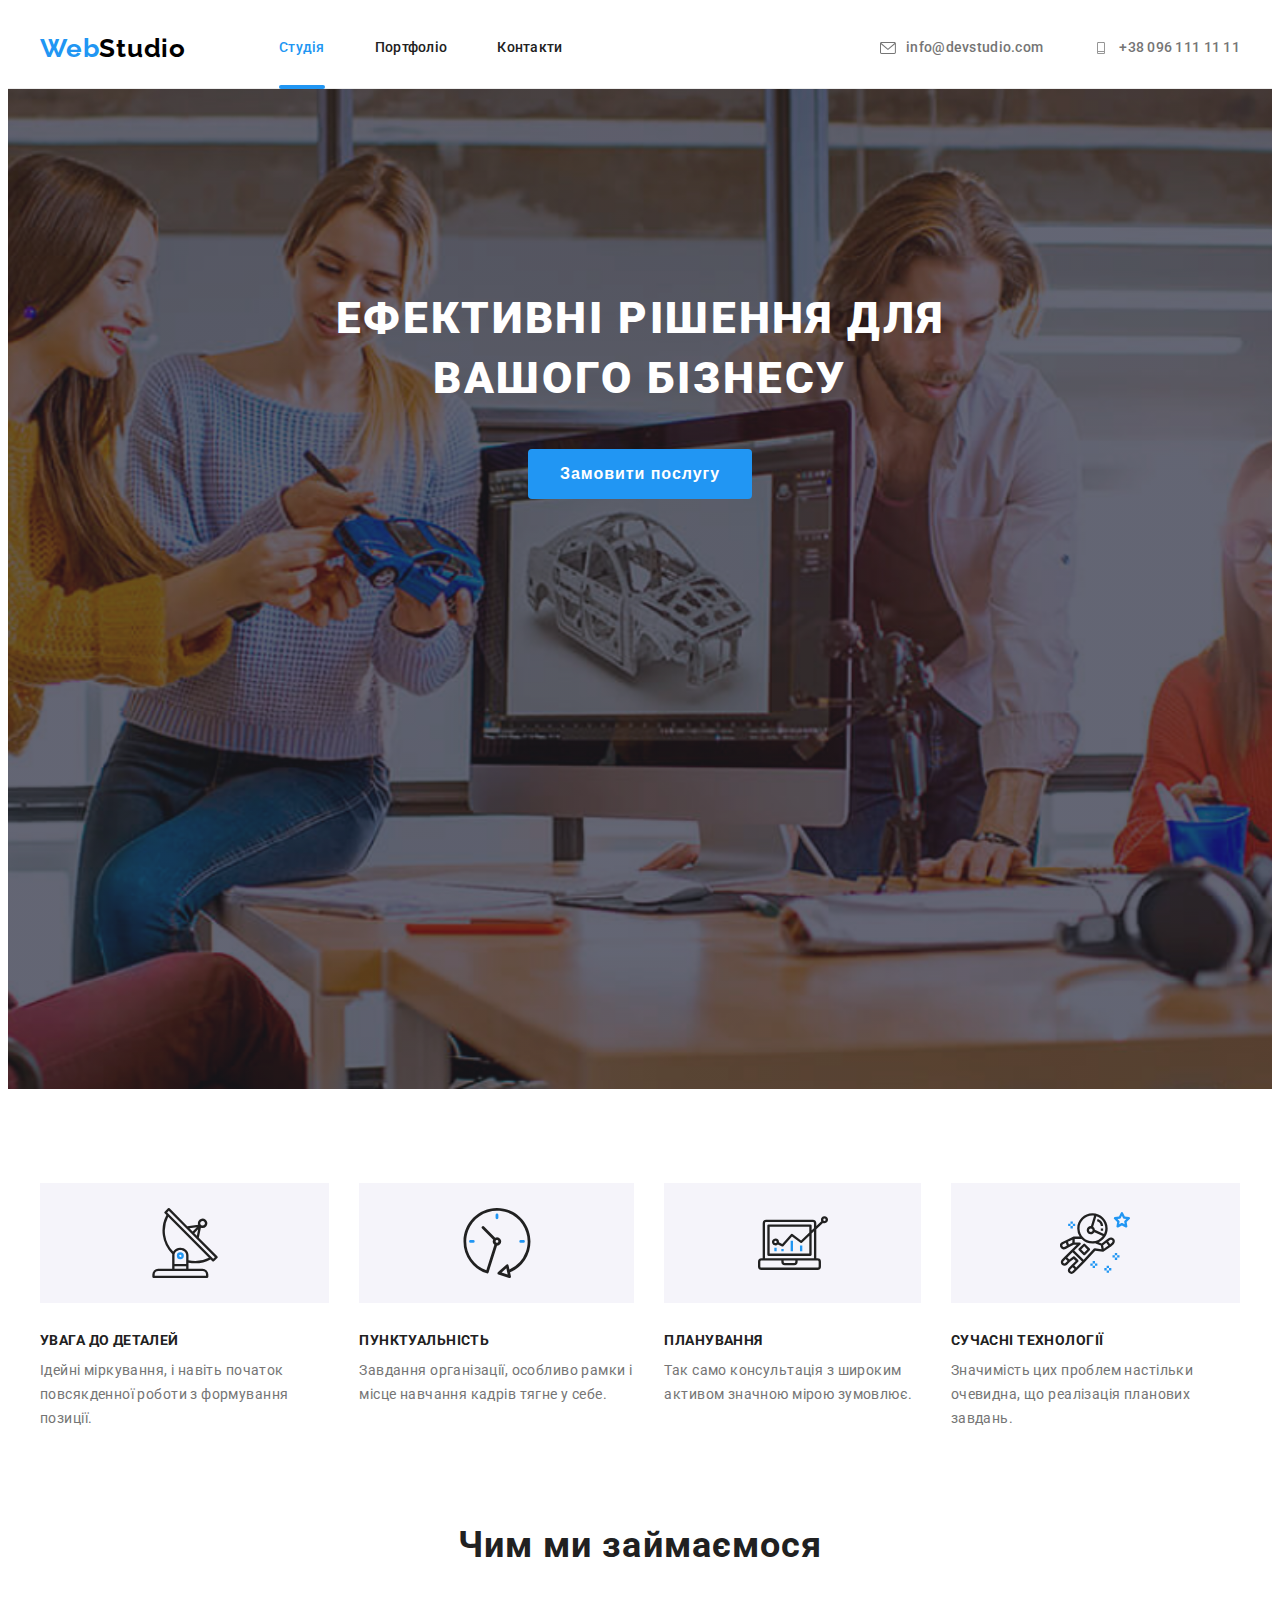
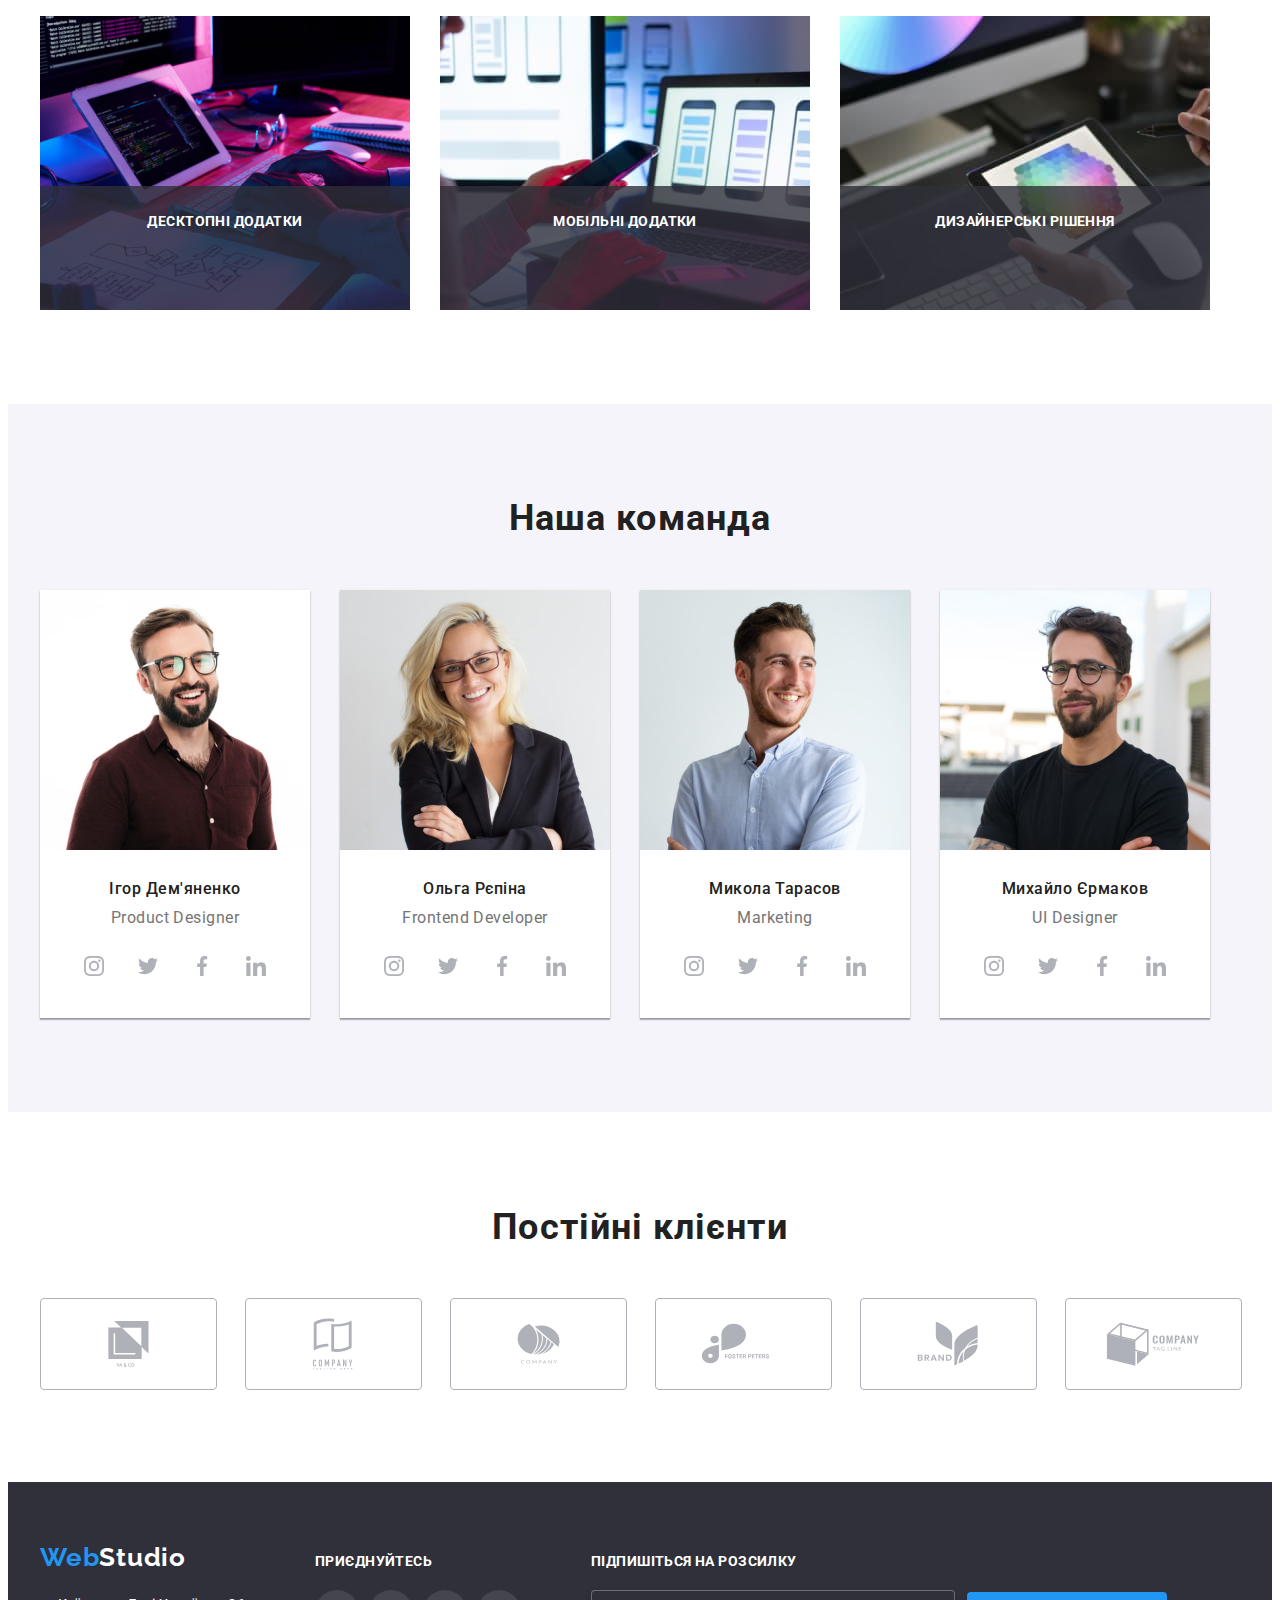
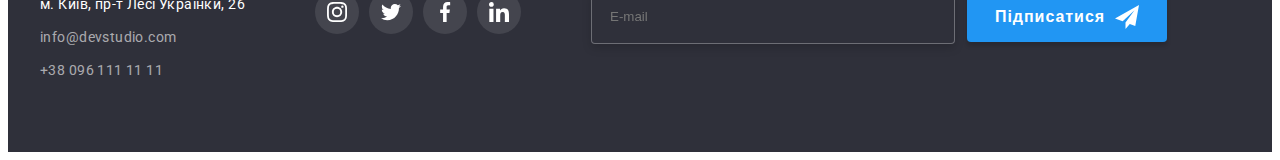
<file: index.html>
<!DOCTYPE html>
<html lang="uk">
  <head>
    <meta charset="UTF-8" />
    <meta http-equiv="X-UA-Compatible" content="IE=edge" />
    <meta name="viewport" content="width=device-width, initial-scale=1.0" />
    <title>Document</title>
    <link rel="preconnect" href="https://fonts.googleapis.com" />
    <link rel="preconnect" href="https://fonts.gstatic.com" crossorigin />
    <link
      href="https://fonts.googleapis.com/css2?family=Raleway:wght@700&family=Roboto:wght@400;500;700;900&display=swap"
      rel="stylesheet"
    />
    <link
      rel="stylesheet"
      href="https://cdnjs.cloudflare.com/ajax/libs/modern-normalize/1.1.0/modern-normalize.min.css"
      integrity="sha512-wpPYUAdjBVSE4KJnH1VR1HeZfpl1ub8YT/NKx4PuQ5NmX2tKuGu6U/JRp5y+Y8XG2tV+wKQpNHVUX03MfMFn9Q=="
      crossorigin="anonymous"
      referrerpolicy="no-referrer"
    />
    <link rel="stylesheet" href="./style/style.css" />
  </head>
  <body class="page">
    <!-- Хедер -->
    <header class="header">
      <div class="container header-container">
        <nav class="header-navigation">
          <a href="./index.html" class="header-nav-logo"
            ><span class="logo-accent">Web</span>Studio</a
          >
          <ul class="header-nav-list list">
            <li class="header-nav-item">
              <a href="./index.html" class="header-nav-link link current"
                >Студія</a
              >
            </li>
            <li class="header-nav-item">
              <a href="./portfolio.html" class="header-nav-link link"
                >Портфоліо</a
              >
            </li>
            <li class="header-nav-item">
              <a href="#" class="header-nav-link link">Контакти</a>
            </li>
          </ul>
        </nav>
        <ul class="header-list list">
          <li class="header-item">
            <a href="mailto:info@devstudio.com" class="header-link">
              <svg class="header-icon" width="16" height="12">
                <use href="./images/icons.svg#icon-message"></use></svg
              >info@devstudio.com</a
            >
          </li>
          <li class="header-item">
            <a href="tel:+380961111111" class="header-link link"
              ><svg class="header-icon" width="16" height="12">
                <use href="./images/icons.svg#icon-phone"></use></svg
              >+38 096 111 11 11</a
            >
          </li>
        </ul>
      </div>
    </header>
    <!-- Main -->
    <main>
      <!--Hero секція 1-->
      <section class="hero">
        <div class="containe">
          <div class="hero-wrap">
            <h1 class="hero-title">Ефективні рішення для вашого бізнесу</h1>
            <button class="hero-button" data-modal-open type="button">
              Замовити послугу
            </button>
          </div>
        </div>
      </section>
      <!--Переваги секція 2-->
      <section class="feature">
        <div class="container">
          <h2 class="visually-hidden">Наші переваги</h2>
          <ul class="feature-list list">
            <li class="feature-item">
              <div class="feature-item-icon">
                <svg class="feature-icon" width="70" height="70">
                  <use href="./images/icons.svg#icon-antenna"></use>
                </svg>
              </div>
              <h3 class="feature-item-title">Увага до деталей</h3>
              <p class="feature-item-text">
                Ідейні міркування, і навіть початок повсякденної роботи з
                формування позиції.
              </p>
            </li>
            <li class="feature-item">
              <div class="feature-item-icon">
                <svg class="feature-icon" width="70" height="70">
                  <use href="./images/icons.svg#icon-clock"></use>
                </svg>
              </div>
              <h3 class="feature-item-title">Пунктуальність</h3>
              <p class="feature-item-text">
                Завдання організації, особливо рамки і місце навчання кадрів
                тягне у себе.
              </p>
            </li>
            <li class="feature-item">
              <div class="feature-item-icon">
                <svg class="feature-icon" width="70" height="70">
                  <use href="./images/icons.svg#icon-diagram"></use>
                </svg>
              </div>
              <h3 class="feature-item-title">Планування</h3>
              <p class="feature-item-text">
                Так само консультація з широким активом значною мірою зумовлює.
              </p>
            </li>
            <li class="feature-item">
              <div class="feature-item-icon">
                <svg class="feature-icon" width="70" height="70">
                  <use href="./images/icons.svg#icon-astronaut"></use>
                </svg>
              </div>
              <h3 class="feature-item-title">Сучасні технології</h3>
              <p class="feature-item-text">
                Значимість цих проблем настільки очевидна, що реалізація
                планових завдань.
              </p>
            </li>
          </ul>
        </div>
      </section>
      <!--Чим ми займаємося секція 3-->
      <section class="produce">
        <div class="container">
          <h2 class="produce-title">Чим ми займаємося</h2>
          <ul class="produce-list list">
            <li class="produce-item">
              <div class="produce-top-wrap">
                <img
                  src="images/whatarewedoing1.jpg"
                  alt="Людина працює за комп'ютером"
                  width="370"
                  height="294"
                />
                <p class="produce-top-text">Десктопні додатки</p>
              </div>
            </li>
            <li class="produce-item">
              <div class="produce-top-wrap">
                <img
                  src="images/whatarewedoing2.jpg"
                  alt="Людина працює за планшетом"
                  width="370"
                  height="294"
                />
                <p class="produce-top-text">Мобільні додатки</p>
              </div>
            </li>
            <li class="produce-item">
              <div class="produce-top-wrap">
                <img
                  src="images/whatarewedoing3.jpg"
                  alt="Людина працює за комп'ютером з телефоном у руках"
                  width="370"
                  height="294"
                />
                <p class="produce-top-text">Дизайнерські рішення</p>
              </div>
            </li>
          </ul>
        </div>
      </section>
      <!--Наша команда секція 4-->
      <section class="team">
        <div class="container">
          <h2 class="team-title">Наша команда</h2>
          <ul class="team-list list">
            <li class="team-item">
              <div class="team-icon">
                <img
                  class="team-image"
                  src="images/igor.jpg"
                  alt="Усміхнений хлопець в охулярах"
                  width="270"
                  height="260"
                />
                <h3 class="team-item-title">Ігор Дем'яненко</h3>
                <p class="team-item-text" lang="eu">Product Designer</p>
                <ul class="team-soc-list list">
                  <li class="team-soc-item">
                    <a href="" class="team-soc-link link"
                      ><svg class="team-soc-icon" width="20" height="20">
                        <use
                          href="./images/icons.svg#icon-instagram"
                        ></use></svg
                    ></a>
                  </li>
                  <li class="team-soc-item">
                    <a href="" class="team-soc-link link"
                      ><svg class="team-soc-icon" width="20" height="20">
                        <use href="./images/icons.svg#icon-twitter"></use></svg
                    ></a>
                  </li>
                  <li class="team-soc-item">
                    <a href="" class="team-soc-link link"
                      ><svg class="team-soc-icon" width="20" height="20">
                        <use href="./images/icons.svg#icon-facebook"></use></svg
                    ></a>
                  </li>
                  <li class="team-soc-item">
                    <a href="" class="team-soc-link link"
                      ><svg class="team-soc-icon" width="20" height="20">
                        <use href="./images/icons.svg#icon-linkedin"></use></svg
                    ></a>
                  </li>
                </ul>
              </div>
            </li>
            <li class="team-item">
              <div class="team-icon">
                <img
                  class="team-image"
                  src="images/olga.jpg"
                  alt="Усміхнена дівчина в окулярах"
                  width="270"
                  height="260"
                />
                <h3 class="team-item-title">Ольга Рєпіна</h3>
                <p class="team-item-text" lang="eu">Frontend Developer</p>
                <ul class="team-soc-list list">
                  <li class="team-soc-item">
                    <a href="" class="team-soc-link link"
                      ><svg class="team-soc-icon" width="20" height="20">
                        <use
                          href="./images/icons.svg#icon-instagram"
                        ></use></svg
                    ></a>
                  </li>
                  <li class="team-soc-item">
                    <a href="" class="team-soc-link link"
                      ><svg class="team-soc-icon" width="20" height="20">
                        <use href="./images/icons.svg#icon-twitter"></use></svg
                    ></a>
                  </li>
                  <li class="team-soc-item">
                    <a href="" class="team-soc-link link"
                      ><svg class="team-soc-icon" width="20" height="20">
                        <use href="./images/icons.svg#icon-facebook"></use></svg
                    ></a>
                  </li>
                  <li class="team-soc-item">
                    <a href="" class="team-soc-link link"
                      ><svg class="team-soc-icon" width="20" height="20">
                        <use href="./images/icons.svg#icon-linkedin"></use></svg
                    ></a>
                  </li>
                </ul>
              </div>
            </li>
            <li class="team-item">
              <div class="team-icon">
                <img
                  class="team-image"
                  src="images/mikola.jpg"
                  alt="Усміхнений хлопець дивиться вліво"
                  width="270"
                  height="260"
                />
                <h3 class="team-item-title">Микола Тарасов</h3>
                <p class="team-item-text" lang="eu">Marketing</p>
                <ul class="team-soc-list list">
                  <li class="team-soc-item">
                    <a href="" class="team-soc-link link"
                      ><svg class="team-soc-icon" width="20" height="20">
                        <use
                          href="./images/icons.svg#icon-instagram"
                        ></use></svg
                    ></a>
                  </li>
                  <li class="team-soc-item">
                    <a href="" class="team-soc-link link"
                      ><svg class="team-soc-icon" width="20" height="20">
                        <use href="./images/icons.svg#icon-twitter"></use></svg
                    ></a>
                  </li>
                  <li class="team-soc-item">
                    <a href="" class="team-soc-link link"
                      ><svg class="team-soc-icon" width="20" height="20">
                        <use href="./images/icons.svg#icon-facebook"></use></svg
                    ></a>
                  </li>
                  <li class="team-soc-item">
                    <a href="" class="team-soc-link link"
                      ><svg class="team-soc-icon" width="20" height="20">
                        <use href="./images/icons.svg#icon-linkedin"></use></svg
                    ></a>
                  </li>
                </ul>
              </div>
            </li>
            <li class="team-item">
              <div class="team-icon">
                <img
                  class="team-image"
                  src="images/mihalo.jpg"
                  alt="Усміхнений хлопець в окулярах з бородою"
                  width="270"
                  height="260"
                />
                <h3 class="team-item-title">Михайло Єрмаков</h3>
                <p class="team-item-text" lang="eu">UI Designer</p>
                <ul class="team-soc-list list">
                  <li class="team-soc-item">
                    <a href="" class="team-soc-link link"
                      ><svg class="team-soc-icon" width="20" height="20">
                        <use
                          href="./images/icons.svg#icon-instagram"
                        ></use></svg
                    ></a>
                  </li>
                  <li class="team-soc-item">
                    <a href="" class="team-soc-link link"
                      ><svg class="team-soc-icon" width="20" height="20">
                        <use href="./images/icons.svg#icon-twitter"></use></svg
                    ></a>
                  </li>
                  <li class="team-soc-item">
                    <a href="" class="team-soc-link link"
                      ><svg class="team-soc-icon" width="20" height="20">
                        <use href="./images/icons.svg#icon-facebook"></use></svg
                    ></a>
                  </li>
                  <li class="team-soc-item">
                    <a href="" class="team-soc-link link"
                      ><svg class="team-soc-icon" width="20" height="20">
                        <use href="./images/icons.svg#icon-linkedin"></use></svg
                    ></a>
                  </li>
                </ul>
              </div>
            </li>
          </ul>
        </div>
      </section>
      <!-- Постійні клієнти -->
      <section class="clients">
        <h2 class="clients-title">Постійні клієнти</h2>
        <div class="container">
          <ul class="client-list list">
            <li class="clients-item">
              <a href="" class="clients-link link"
                ><svg class="clients-soc-icon" width="41" height="46">
                  <use href="./images/icons.svg#icon-group-first"></use>
                </svg>
              </a>
            </li>
            <li class="clients-item">
              <a href="" class="clients-link link"
                ><svg class="clients-soc-icon" width="40" height="52">
                  <use href="./images/icons.svg#icon-group-second"></use>
                </svg>
              </a>
            </li>
            <li class="clients-item">
              <a href="" class="clients-link link"
                ><svg class="clients-soc-icon" width="43" height="41">
                  <use href="./images/icons.svg#icon-group-third"></use>
                </svg>
              </a>
            </li>
            <li class="clients-item">
              <a href="" class="clients-link link"
                ><svg class="clients-soc-icon" width="85" height="41">
                  <use href="./images/icons.svg#icon-group-fourth"></use>
                </svg>
              </a>
            </li>
            <li class="clients-item">
              <a href="" class="clients-link link"
                ><svg class="clients-soc-icon" width="62" height="45">
                  <use href="./images/icons.svg#icon-group-fifth"></use>
                </svg>
              </a>
            </li>
            <li class="clients-item">
              <a href="" class="clients-link link"
                ><svg class="clients-soc-icon" width="94" height="44">
                  <use href="./images/icons.svg#icon-group-sixth"></use>
                </svg>
              </a>
            </li>
          </ul>
        </div>
      </section>
    </main>
    <!-- Футер -->
    <footer class="footer">
      <div class="footer-container container">
        <div>
          <a class="logo-footer" href="./index.html"
            ><span class="logo-accent">Web</span>Studio</a
          >
          <address>
            <ul class="footer-list list">
              <li class="footer-item">
                <a
                  class="fotter-item-adress"
                  href="https://www.google.com/maps/place/%D0%B1%D1%83%D0%BB.+%D0%9B%D0%B5%D1%81%D0%B8+%D0%A3%D0%BA%D1%80%D0%B0%D0%B8%D0%BD%D0%BA%D0%B8,+26,+%D0%9A%D0%B8%D0%B5%D0%B2,+%D0%A3%D0%BA%D1%80%D0%B0%D0%B8%D0%BD%D0%B0,+02000/@50.4265807,30.5361971,17z/data=!3m1!4b1!4m6!3m5!1s0x40d4cf0e033ecbe9:0x57a4dffefec77da0!8m2!3d50.4265807!4d30.5383858!16s%2Fg%2F1tctq5jv"
                  target="_blank"
                  rel="noopener noreferrer nofollow"
                  >м. Київ, пр-т Лесі Українки, 26</a
                >
              </li>
              <li class="footer-item">
                <a class="footer-item-link" href="mailto:info@devstudio.com"
                  >info@devstudio.com</a
                >
              </li>
              <li class="footer-item">
                <a class="footer-item-link" href="tel:+380961111111"
                  >+38 096 111 11 11</a
                >
              </li>
            </ul>
          </address>
        </div>
        <div class="footer-soc">
          <p class="footer-title">Приєднуйтесь</p>
          <ul class="footer-soc-list list">
            <li class="footer-soc-item">
              <a href="" class="footer-soc-link link"
                ><svg class="footer-soc-icon" width="20" height="20">
                  <use href="./images/icons.svg#icon-instagram"></use></svg
              ></a>
            </li>
            <li class="footer-soc-item">
              <a href="" class="footer-soc-link link"
                ><svg class="footer-soc-icon" width="20" height="20">
                  <use href="./images/icons.svg#icon-twitter"></use></svg
              ></a>
            </li>
            <li class="footer-soc-item">
              <a href="" class="footer-soc-link link"
                ><svg class="footer-soc-icon" width="20" height="20">
                  <use href="./images/icons.svg#icon-facebook"></use></svg
              ></a>
            </li>
            <li class="footer-soc-item">
              <a href="" class="footer-soc-link link"
                ><svg class="footer-soc-icon" width="20" height="20">
                  <use href="./images/icons.svg#icon-linkedin"></use></svg
              ></a>
            </li>
          </ul>
        </div>
        <div class="footer-form">
          <p class="footer-form-title">Підпишіться на розсилку</p>
          <div class="footer-form-wrap">
            <label class="footer-form-label" for="email"></label>
            <input
              class="footer-form-input"
              type="email"
              id="email"
              name="email"
              placeholder="E-mail"
            />
            <button class="footer-button" type="submit">
              Підписатися<svg class="footer-button-icon" width="24" height="24">
                <use href="./images/icons.svg#icon-send-modal"></use>
              </svg>
            </button>
          </div>
        </div>
      </div>
    </footer>
    <div class="backdrop is-hidden" data-modal>
      <div class="modal">
        <button type="button" data-modal-close class="close-modal button">
          <svg class="modal-icon" width="11" height="11">
            <use href="./images/icons.svg#icon-close"></use>
          </svg>
        </button>

        <p class="modal-title">Залиште свої дані, ми вам передзвонимо</p>
        <form clsss="modal-form" action="">
          <label class="modal-label" for="username">
            <span>Ім'я</span>
            <div class="modal-wrap">
              <input
                class="modal-input"
                type="text"
                id="username"
                name="username"
                placeholder=""
                required
              />
              <svg class="modal-input-icon" width="18" height="18">
                <use href="./images/icons.svg#icon-person-modal"></use>
              </svg></div
          ></label>

          <label class="modal-label" for="phone">
            Телефон
            <div class="modal-wrap">
              <input
                class="modal-input"
                type="tel"
                id="phone"
                name="phone"
                placeholder=""
                required
              /><svg class="modal-input-icon" width="18" height="18">
                <use href="./images/icons.svg#icon-phone-modal"></use>
              </svg></div
          ></label>
          <label class="modal-label" for="email">
            Пошта
            <div class="modal-wrap">
              <input
                class="modal-input"
                type="email"
                id="email"
                name="email"
                placeholder=""
                required
              /><svg class="modal-input-icon" width="18" height="18">
                <use href="./images/icons.svg#icon-email-modal"></use>
              </svg></div
          ></label>

          <label class="modal-label" for="coment">
            Коментар
            <div class="modal-wrap">
              <textarea
                class="mogal-input modal-area"
                name="coment"
                id="coment"
                placeholder="Введіть текст"
              ></textarea>
            </div>
          </label>

          <div class="modal-checkbox">
            <input
              class="input-check visually-hidden"
              type="checkbox"
              name="privacy"
              id="privacy"
            />
            <label class="check-text" for="privacy">
              <span>
                <svg class="check-icon" width="16" height="15">
                  <use href="./images/icons.svg#icon-check"></use>
                </svg>
              </span>
              Погоджуюся з розсилкою та приймаю
              <a class="privacy-link" href="#">Умови договору</a></label
            >
          </div>

          <button class="modal-button" type="submit">Відправити</button>
        </form>
      </div>
    </div>
    <script src="./js/modal.js"></script>
  </body>
</html>
</file>
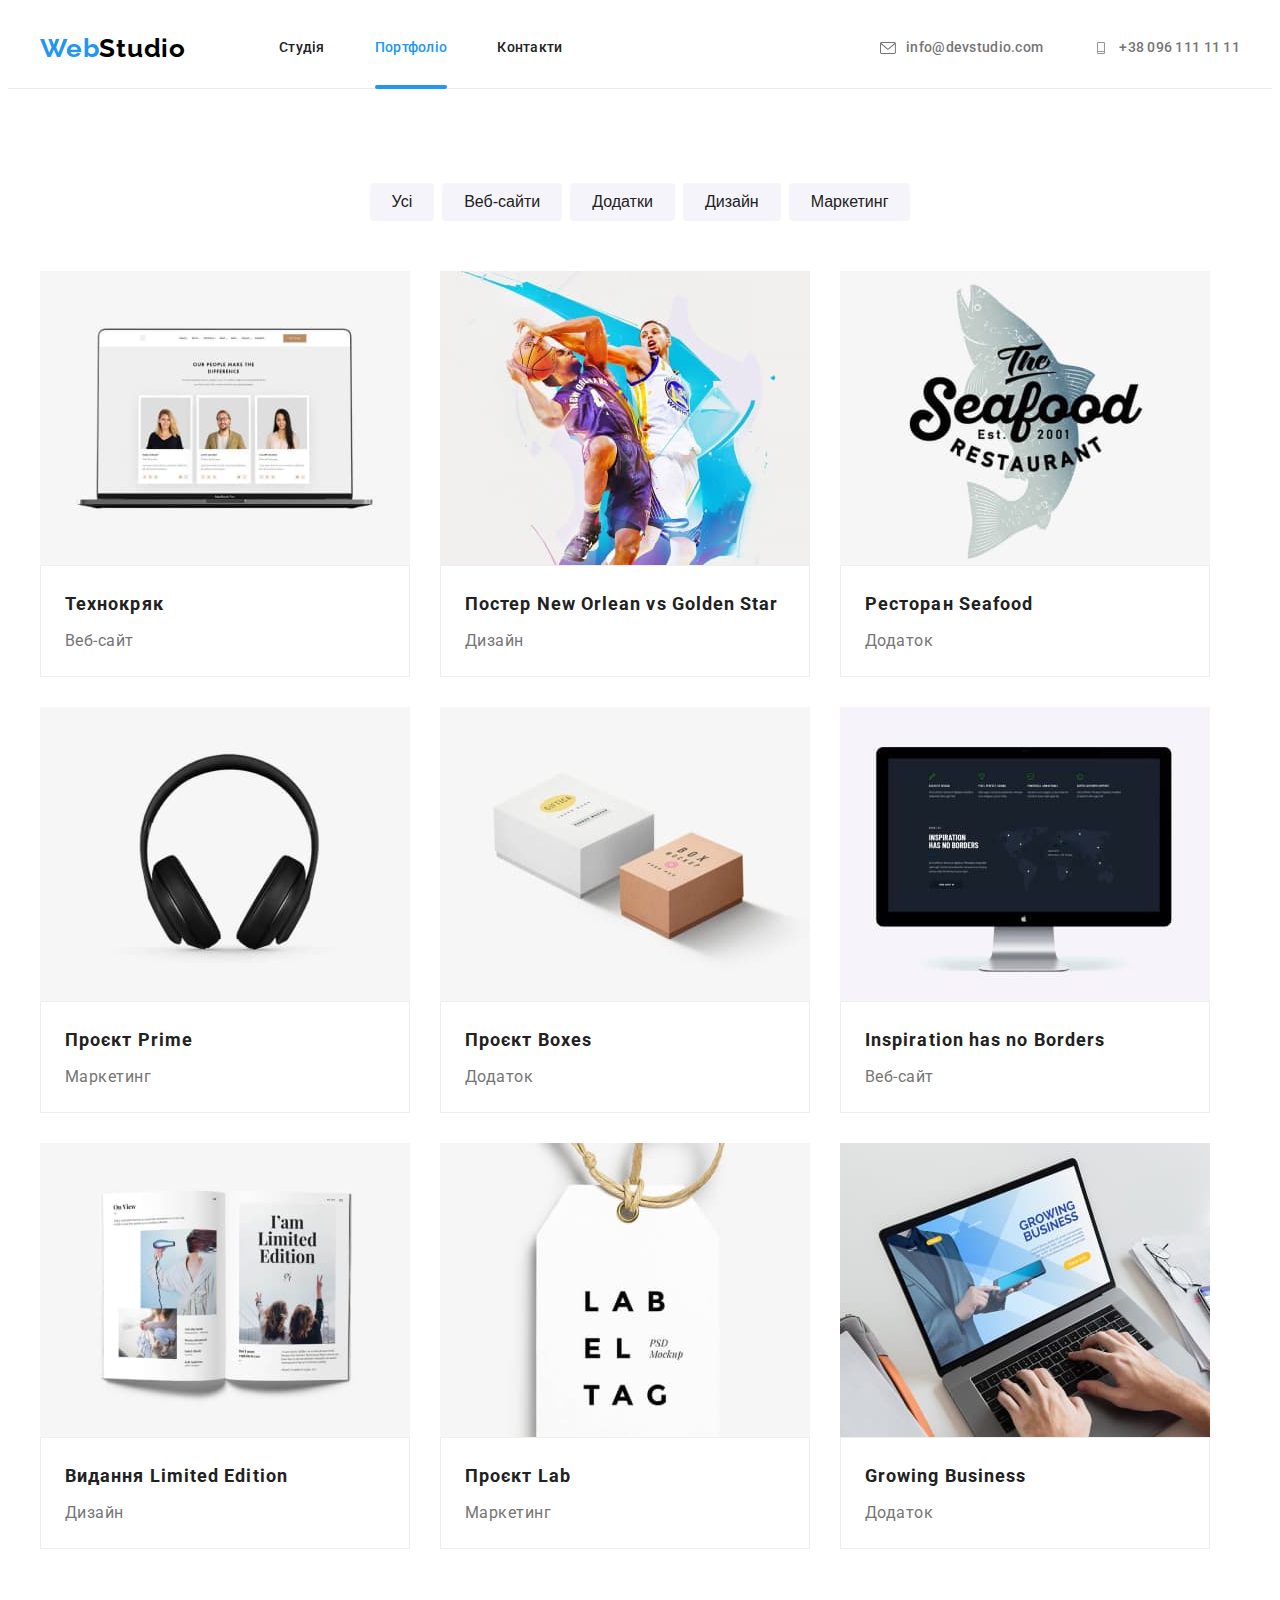
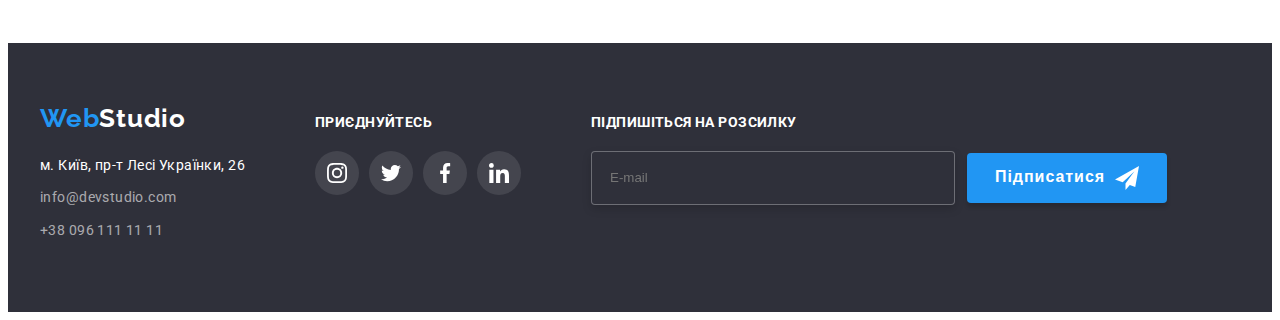
<file: portfolio.html>
<!DOCTYPE html>
<html lang="uk">
  <head>
    <meta charset="UTF-8" />
    <meta http-equiv="X-UA-Compatible" content="IE=edge" />
    <meta name="viewport" content="width=device-width, initial-scale=1.0" />
    <title>Document</title>
    <link rel="preconnect" href="https://fonts.googleapis.com" />
    <link rel="preconnect" href="https://fonts.gstatic.com" crossorigin />
    <link
      href="https://fonts.googleapis.com/css2?family=Raleway:wght@700&family=Roboto:wght@400;500;700;900&display=swap"
      rel="stylesheet"
    />
    <link
      rel="stylesheet"
      href="https://cdnjs.cloudflare.com/ajax/libs/modern-normalize/1.1.0/modern-normalize.min.css"
      integrity="sha512-wpPYUAdjBVSE4KJnH1VR1HeZfpl1ub8YT/NKx4PuQ5NmX2tKuGu6U/JRp5y+Y8XG2tV+wKQpNHVUX03MfMFn9Q=="
      crossorigin="anonymous"
      referrerpolicy="no-referrer"
    />
    <link rel="stylesheet" href="./style/style.css" />
  </head>
  <body class="page">
    <!-- Хедер -->
    <header class="header">
      <div class="container header-container">
        <nav class="header-navigation">
          <a href="./index.html" class="header-nav-logo"
            ><span class="logo-accent">Web</span>Studio</a
          >
          <ul class="header-nav-list list">
            <li class="header-nav-item">
              <a href="./index.html" class="header-nav-link link">Студія</a>
            </li>
            <li class="header-nav-item">
              <a href="./portfolio.html" class="header-nav-link link current"
                >Портфоліо</a
              >
            </li>
            <li class="header-nav-item">
              <a href="#" class="header-nav-link link">Контакти</a>
            </li>
          </ul>
        </nav>
        <ul class="header-list list">
          <li class="header-item">
            <a href="mailto:info@devstudio.com" class="header-link">
              <svg class="header-icon" width="16" height="12">
                <use href="./images/icons.svg#icon-message"></use></svg
              >info@devstudio.com</a
            >
          </li>
          <li class="header-item">
            <a href="tel:+380961111111" class="header-link link"
              ><svg class="header-icon" width="16" height="12">
                <use href="./images/icons.svg#icon-phone"></use></svg
              >+38 096 111 11 11</a
            >
          </li>
        </ul>
      </div>
    </header>
    <!-- Main -->
    <main>
      <!-- Filter -->
      <section class="portfolio">
        <h1 class="visually-hidden">Наші роботи</h1>
        <div class="container filter">
          <ul class="filter-list list">
            <li class="filter-item">
              <button class="filter-button">Усі</button>
            </li>
            <li class="filter-item">
              <button class="filter-button">Веб-сайти</button>
            </li>
            <li class="filter-item">
              <button class="filter-button">Додатки</button>
            </li>
            <li class="filter-item">
              <button class="filter-button">Дизайн</button>
            </li>
            <li class="filter-item">
              <button class="filter-button">Маркетинг</button>
            </li>
          </ul>
        </div>

        <!-- Portfolio -->

        <div class="container portfolio">
          <ul class="portfolio-list list">
            <li class="portfolio-item">
              <a class="portfolio-product" href="">
                <div class="portfolio-top-wrap">
                  <img
                    src="images/laptop.jpg"
                    alt="Ноутбук зі сторінкою сайту"
                    width="370"
                    height="294"
                  />
                  <p class="portfolio-top-text">
                    Ресурс пропонує комплексні пропозиції з різним рівнем
                    функціоналу та сервісів. Все це дозволить відвідувачу
                    отримати вичерпні відомості про компанію чи приватну особу.
                  </p>
                </div>
                <div class="portfolio-subtitle">
                  <h2 class="portfolio-item-title">Технокряк</h2>
                  <p class="portfolio-item-text">Веб-сайт</p>
                </div></a
              >
            </li>

            <li class="portfolio-item">
              <a class="portfolio-product" href="">
                <div class="portfolio-top-wrap">
                  <img
                    src="images/basketball.jpg"
                    alt="Два хлопця грають у баскетбол"
                    width="370"
                    height="294"
                  />
                  <p class="portfolio-top-text">
                    Ресурс пропонує комплексні пропозиції з різним рівнем
                    функціоналу та сервісів. Все це дозволить відвідувачу
                    отримати вичерпні відомості про компанію чи приватну особу.
                  </p>
                </div>
                <div class="portfolio-subtitle">
                  <h2 class="portfolio-item-title">
                    Постер New Orlean vs Golden Star
                  </h2>
                  <p class="portfolio-item-text">Дизайн</p>
                </div></a
              >
            </li>

            <li class="portfolio-item">
              <a class="portfolio-product" href="">
                <div class="portfolio-top-wrap">
                  <img
                    src="images/seafood.jpg"
                    alt="Логотип ресторану морепродуктів"
                    width="370"
                    height="294"
                  />
                  <p class="portfolio-top-text">
                    Ресурс пропонує комплексні пропозиції з різним рівнем
                    функціоналу та сервісів. Все це дозволить відвідувачу
                    отримати вичерпні відомості про компанію чи приватну особу.
                  </p>
                </div>
                <div class="portfolio-subtitle">
                  <h2 class="portfolio-item-title">Ресторан Seafood</h2>
                  <p class="portfolio-item-text">Додаток</p>
                </div></a
              >
            </li>

            <li class="portfolio-item">
              <a class="portfolio-product" href="">
                <div class="portfolio-top-wrap">
                  <img
                    src="images/headphones.jpg"
                    alt="Накадні навушники"
                    width="370"
                    height="294"
                  />
                  <p class="portfolio-top-text">
                    Ресурс пропонує комплексні пропозиції з різним рівнем
                    функціоналу та сервісів. Все це дозволить відвідувачу
                    отримати вичерпні відомості про компанію чи приватну особу.
                  </p>
                </div>
                <div class="portfolio-subtitle">
                  <h2 class="portfolio-item-title">Проєкт Prime</h2>
                  <p class="portfolio-item-text">Маркетинг</p>
                </div></a
              >
            </li>

            <li class="portfolio-item">
              <a class="portfolio-product" href="">
                <div class="portfolio-top-wrap">
                  <img
                    src="images/boxes.jpg"
                    alt="Дві коробки"
                    width="370"
                    height="294"
                  />
                  <p class="portfolio-top-text">
                    Ресурс пропонує комплексні пропозиції з різним рівнем
                    функціоналу та сервісів. Все це дозволить відвідувачу
                    отримати вичерпні відомості про компанію чи приватну особу.
                  </p>
                </div>
                <div class="portfolio-subtitle">
                  <h2 class="portfolio-item-title">Проєкт Boxes</h2>
                  <p class="portfolio-item-text">Додаток</p>
                </div></a
              >
            </li>

            <li class="portfolio-item">
              <a class="portfolio-product" href="">
                <div class="portfolio-top-wrap">
                  <img
                    src="images/screen.jpg"
                    alt="Монітор з відкритим сайтом"
                    width="370"
                    height="294"
                  />
                  <p class="portfolio-top-text">
                    Ресурс пропонує комплексні пропозиції з різним рівнем
                    функціоналу та сервісів. Все це дозволить відвідувачу
                    отримати вичерпні відомості про компанію чи приватну особу.
                  </p>
                </div>
                <div class="portfolio-subtitle">
                  <h2 class="portfolio-item-title">
                    Inspiration has no Borders
                  </h2>
                  <p class="portfolio-item-text">Веб-сайт</p>
                </div></a
              >
            </li>

            <li class="portfolio-item">
              <a class="portfolio-product" href="">
                <div class="portfolio-top-wrap">
                  <img
                    src="images/magazine.jpg"
                    alt="Розкритий журнал"
                    width="370"
                    height="294"
                  />
                  <p class="portfolio-top-text">
                    Ресурс пропонує комплексні пропозиції з різним рівнем
                    функціоналу та сервісів. Все це дозволить відвідувачу
                    отримати вичерпні відомості про компанію чи приватну особу.
                  </p>
                </div>
                <div class="portfolio-subtitle">
                  <h2 class="portfolio-item-title">Видання Limited Edition</h2>
                  <p class="portfolio-item-text">Дизайн</p>
                </div></a
              >
            </li>

            <li class="portfolio-item">
              <a class="portfolio-product" href="">
                <div class="portfolio-top-wrap">
                  <img
                    src="images/lab.jpg"
                    alt="Бірка"
                    width="370"
                    height="294"
                  />
                  <p class="portfolio-top-text">
                    Ресурс пропонує комплексні пропозиції з різним рівнем
                    функціоналу та сервісів. Все це дозволить відвідувачу
                    отримати вичерпні відомості про компанію чи приватну особу.
                  </p>
                </div>
                <div class="portfolio-subtitle">
                  <h2 class="portfolio-item-title">Проєкт Lab</h2>
                  <p class="portfolio-item-text">Маркетинг</p>
                </div></a
              >
            </li>

            <li class="portfolio-item">
              <a class="portfolio-product" href="">
                <div class="portfolio-top-wrap">
                  <img
                    src="images/growing.jpg"
                    alt="Дюдина працює за ноутбуком"
                    width="370"
                    height="294"
                  />
                  <p class="portfolio-top-text">
                    Ресурс пропонує комплексні пропозиції з різним рівнем
                    функціоналу та сервісів. Все це дозволить відвідувачу
                    отримати вичерпні відомості про компанію чи приватну особу.
                  </p>
                </div>
                <div class="portfolio-subtitle">
                  <h2 class="portfolio-item-title">Growing Business</h2>
                  <p class="portfolio-item-text">Додаток</p>
                </div></a
              >
            </li>
          </ul>
        </div>
      </section>
    </main>
    <!-- Футер -->
    <footer class="footer">
      <div class="footer-container container">
        <div>
          <a class="logo-footer" href="./index.html"
            ><span class="logo-accent">Web</span>Studio</a
          >
          <address>
            <ul class="footer-list list">
              <li class="footer-item">
                <a
                  class="fotter-item-adress"
                  href="https://www.google.com/maps/place/%D0%B1%D1%83%D0%BB.+%D0%9B%D0%B5%D1%81%D0%B8+%D0%A3%D0%BA%D1%80%D0%B0%D0%B8%D0%BD%D0%BA%D0%B8,+26,+%D0%9A%D0%B8%D0%B5%D0%B2,+%D0%A3%D0%BA%D1%80%D0%B0%D0%B8%D0%BD%D0%B0,+02000/@50.4265807,30.5361971,17z/data=!3m1!4b1!4m6!3m5!1s0x40d4cf0e033ecbe9:0x57a4dffefec77da0!8m2!3d50.4265807!4d30.5383858!16s%2Fg%2F1tctq5jv"
                  target="_blank"
                  rel="noopener noreferrer nofollow"
                  >м. Київ, пр-т Лесі Українки, 26</a
                >
              </li>
              <li class="footer-item">
                <a class="footer-item-link" href="mailto:info@devstudio.com"
                  >info@devstudio.com</a
                >
              </li>
              <li class="footer-item">
                <a class="footer-item-link" href="tel:+380961111111"
                  >+38 096 111 11 11</a
                >
              </li>
            </ul>
          </address>
        </div>
        <div class="footer-soc">
          <p class="footer-title">Приєднуйтесь</p>
          <ul class="footer-soc-list list">
            <li class="footer-soc-item">
              <a href="" class="footer-soc-link link"
                ><svg class="footer-soc-icon" width="20" height="20">
                  <use href="./images/icons.svg#icon-instagram"></use></svg
              ></a>
            </li>
            <li class="footer-soc-item">
              <a href="" class="footer-soc-link link"
                ><svg class="footer-soc-icon" width="20" height="20">
                  <use href="./images/icons.svg#icon-twitter"></use></svg
              ></a>
            </li>
            <li class="footer-soc-item">
              <a href="" class="footer-soc-link link"
                ><svg class="footer-soc-icon" width="20" height="20">
                  <use href="./images/icons.svg#icon-facebook"></use></svg
              ></a>
            </li>
            <li class="footer-soc-item">
              <a href="" class="footer-soc-link link"
                ><svg class="footer-soc-icon" width="20" height="20">
                  <use href="./images/icons.svg#icon-linkedin"></use></svg
              ></a>
            </li>
          </ul>
        </div>
        <div class="footer-form">
          <p class="footer-form-title">Підпишіться на розсилку</p>
          <div class="footer-form-wrap">
            <label class="footer-form-label" for="email"></label>
            <input
              class="footer-form-input"
              type="email"
              id="email"
              name="email"
              placeholder="E-mail"
            />
            <button class="footer-button" type="submit">
              Підписатися<svg class="footer-button-icon" width="24" height="24">
                <use href="./images/icons.svg#icon-send-modal"></use>
              </svg>
            </button>
          </div>
        </div>
      </div>
    </footer>
  </body>
</html>
</file>
<file: style/style.css>
:root {
--primary-text-color: #757575;
--title-text-color: #212121;
--accent-color: #2196F3;
--button-color: #F5F4FA;
--background-color: #FFFFFF;
--color-black: #000000;
--color-white: #FFFFFF;
--background-color-footer: #2F303A;
--primary-font-weight: 400;
--timing-function: cubic-bezier(0.4, 0, 0.2, 1)
}

.list {
    list-style: none;
}

body {
    background-color: var(--background-color);
    color: var(--primary-text-color);

    font-family: Roboto, sans-serif;
}
p, h1, h2, h3, h4, h5, h6, ul, ol{
    padding: 0;
    margin: 0;
}

button{
   cursor: pointer
} 

img{
    display: block;
}

.container{
    width: 1200px;
    padding-left: 15px;
    padding-right: 15px;
    margin-right: auto;
    margin-left: auto;
    /* outline: 2px solid green; */
}

/* Header */

.header {
    border-bottom: 1px solid #ECECEC;
}

.header-container {
    display: flex;
    align-items: center;
}

.header-navigation {
    display: flex;
    align-items: center;
}

.header-nav-logo {
    font-family: Raleway, serif;
    font-weight: 700;
    font-size: 26px;
    line-height: 1.19;
    letter-spacing: 0.03em;
    text-decoration: none;
    color: var(--color-black);
    
    margin-right: 93px;
}

.logo-accent {
    color: var(--accent-color);
}

.header-nav-list {
    display: flex;
    gap: 50px;
}

.header-nav-item {
    display: flex;
    align-items: center;
}

.header-nav-link {
    font-weight: 500;
    font-size: 14px;
    line-height: 1.14;
    letter-spacing: 0.02em;
    text-decoration: none;
    color: var(--title-text-color);
    position: relative;
    display: block;
    padding: 32px 0;
}

.header-nav-link:hover,
.header-nav-link:focus {
    color: var(--accent-color);
    transition-duration: 250ms;
    transition-timing-function: var(--timing-function);
}

.header-nav-link.current {
    color: var(--accent-color);
}

.current::after {
    content: "";
    left: 0;
    bottom: 0;
    width: 100%;
    height: 4px;
    bottom: -1px;
    border-radius: 2px;
    background-color: var(--accent-color);
    position: absolute;
    display: block;
}

.header-list {
    display: flex;
    margin-left: auto;
    gap: 50px;
}

.header-item {
    display: flex;
    align-items: center
}

.header-link {
    color: var(--primary-text-color);
    font-weight: 500;
    font-size: 14px;
    line-height: 1.14;
    letter-spacing: 0.02em;
    text-decoration: none;
    display: flex;
    align-items: center;
}

.header-link:hover,
.header-link:focus {
    color: var(--accent-color);
    transition-duration: 250ms;
    transition-timing-function: var(--timing-function);
}

.header-link:hover,
.header-link:hover .header-icon {
    fill: var(--accent-color);
    transition-duration: 250ms;
    transition-timing-function: var(--timing-function);
}

.header-link:focus,
.header-link:focus .header-icon {
    fill: var(--accent-color);
    transition-duration: 250ms;
    transition-timing-function: var(--timing-function);
}

.header-icon {
    fill: var(--primary-text-color);
    margin-right: 10px;
    transition-duration: 250ms;
    transition-timing-function: var(--timing-function);
}

/* Hero */

.hero {}
    

.hero-wrap{
    text-align: center;
    padding: 200px 0;
    margin: auto;
    background: no-repeat;
    background-size: cover;
    background-position: 50%;
    max-width: 1600px;
    min-height: 600px;

    background-image: linear-gradient(rgba(47, 48, 58, 0.4), rgba(47, 48, 58, 0.4)), url(../images/hero.png);

    background-color:var(--background-color-footer);
}


.hero-title {
    color: var(--color-white);
    font-weight: 900;
    font-size: 44px;
    line-height: 1.36;
    text-transform: uppercase;
    letter-spacing: 0.06em;

    margin: 0 auto;
    margin-bottom: 40px;
    max-width: 696px;
}
 .hero-button  { 
    color: var(--color-white);
    background-color: var(--accent-color);
    font-weight: 700;
    font-size: 16px;
    line-height: 1.87;
    align-items: center;
    text-align: center;
    letter-spacing: 0.06em;
    display: block;

    margin: 0 auto;
    padding: 10px 32px;
    border-radius: 4px;
    border: 0;
}
.hero-button:hover,
.hero-button:focus{
    background-color: #188CE8;
    color: var(--color-white);
    transition-duration: 250ms;
    transition-timing-function: var(--timing-function);
}
/* Section 2 */

.feature {
    padding-top: 94px;
    padding-bottom: 94px;
}

.visually-hidden {
    position: absolute;
    white-space: nowrap;
    width: 1px;
    height: 1px;
    overflow: hidden;
    border: 0;
    padding: 0;
    clip: rect(0 0 0 0);
    clip-path: inset(50%);
    margin: -1px;}

.feature-list {
    display: flex;
    gap: 30px;
}


.feature-item-icon{
    background-color: #F5F4FA;
    display: flex;
    align-items: center;
    justify-content: center;
    padding-top: 25px;
    padding-bottom: 25px;
}

.feature-item-title {
    font-size: 14px;
    line-height: 1.14;
    letter-spacing: 0.03em;
    text-transform: uppercase;
    color: var(--title-text-color);

    padding-bottom: 10px;
    padding-top: 30px;
}

.feature-item-text {
    font-weight: 400;
    font-size: 14px;
    line-height: 1.71;
    letter-spacing: 0.03em;
    color: var(--primary-text-color)
}


/* Section 3 */

.produce {}

.produce-title {
    font-size: 36px;
    line-height: 1.16;
    text-align: center;
    letter-spacing: 0.03em;
    color: var(--title-text-color);

    margin-bottom: 50px;
}

.produce-list {
    display: flex;
    gap: 30px;
}

.produce-item {
    padding-bottom: 94px;
}

.produce-top-wrap{
    position: relative;
    overflow: hidden;
}

.produce-top-text{
    position: absolute;
    bottom: 0;
    width: 100% ; 
    height: 70px ;
    background-color: rgba(47, 48, 58, 0.8);
    padding: 27px 0;

    font-weight: 700;
    font-size: 14px;
    line-height: 16px;
    text-align: center;
    letter-spacing: 0.03em;
    text-transform: uppercase;
    color: #FFFFFF;
}

/* Section 4 */

.team {
    background-color: #F5F4FA;
    padding-top: 94px;
    padding-bottom: 94px;
}

.team-title {
    font-size: 36px;
    line-height: 1.16;
    text-align: center;
    letter-spacing: 0.03em;
    color: var(--title-text-color);

    margin-bottom: 50px;
  }

.team-list {
    display: flex;
    gap: 30px;
}

.team-item {
}

.team-icon {
    background-color: var(--color-white);
    box-shadow: 0px 1px 3px rgba(0, 0, 0, 0.12), 0px 1px 1px rgba(0, 0, 0, 0.14), 0px 2px 1px rgba(0, 0, 0, 0.2);
    padding-bottom: 30px;
}

.team-image {
  
}

.team-item-title {  
    font-weight: 500;
    font-size: 16px;
    line-height: 1.18;
    text-align: center;
    letter-spacing: 0.03em;
    color: var(--title-text-color);

    margin-bottom: 10px;
    margin-top: 30px;
}

.team-item-text {
    color: var(--primary-text-color);
    font-weight: var(--primary-font-weight);
    font-size: 16px;
    line-height: 1.18;
    letter-spacing: 0.03em;
    text-align: center;

    margin-bottom: 16px;
}

.team-soc-list{
    display: flex;
    justify-content: center;
    gap: 10px;
    
}

.team-soc-item{
    width: 44px;
    height: 44px;
    
}

.team-soc-link{
    width: 100%;
    height: 100%;
    border-radius: 50%;
    display: flex;
    align-items: center;
    justify-content: center;
    fill: #AFB1B8;
}

.team-soc-link:hover,
.team-soc-link:focus{
    background-color: #2196F3;
    fill: #FFFFFF;
    transition-duration: 250ms;
    transition-timing-function: var(--timing-function);
}

/* Section 5 */

.clients-title{
    font-size: 36px;
    line-height: 42px;
    text-align: center;
    letter-spacing: 0.03em;
    
    color: var(--title-text-color);
    padding-top: 94px;
    padding-bottom: 50px;
}

.client-list{
    gap: 30px;
    display: flex;
    padding-bottom: 94px;
    
}

.clients-item{
    width: calc((100% - 150px) / 6);
    height: 90px;
    

}

.clients-link{
    width: 100%;
    height: 100%;
    border: 1px solid #AFB1B8;
    border-radius: 4px;
    display: flex;
    align-items: center;
    justify-content: center;
    color: #AFB1B8;

}

.clients-link:hover,
.clients-link:focus{
    border-color: #2196F3;
    color: #2196F3;
    transition-duration: 250ms;
    transition-timing-function: var(--timing-function);
}

.clients-soc-icon{
    justify-content: center;
    fill: currentColor;
}

/* Footer */
.footer {
    background-color: var(--background-color-footer);
    padding-top: 60px;
    padding-bottom: 60px;
}
.logo-footer {
    color: var(--color-white);

    font-family: 'Raleway', serif;
    font-weight: 700;
    font-size: 26px;
    line-height: 1.19;
    letter-spacing: 0.03em;
    text-decoration: none;

    display: inline-block;
    padding-bottom: 20px;
}
.fotter-item-adress {
    color: var(--color-white);

    font-style: normal;
    font-weight: var(--primary-font-weight);
    font-size: 14px;
    line-height: 1.71;
    letter-spacing: 0.03em;
    text-decoration: none;
    
    margin-bottom: 9px;
    display: inline-block;
}

.footer-item-link {
    font-style: normal;
    font-weight: 400;
    font-size: 14px;
    line-height: 1.71;
    letter-spacing: 0.03em;
    color: rgba(255, 255, 255, 0.6);
    text-decoration: none;

    display: inline-block;
    margin-bottom: 9px;
    
}

.footer-item-link:hover,
.footer-item-link:focus{
    color: var(--accent-color);
    transition-duration: 250ms;
    transition-timing-function: var(--timing-function);
}

.footer-title{
    font-weight: 700;
    font-size: 14px;
    line-height: 1.14;
    letter-spacing: 0.03em;
    text-transform: uppercase;
    
    color: #FFFFFF;
    padding-bottom: 20px;
    
}

.footer-container{
    display: flex;
    gap: 70px;
    align-items: baseline;
}

.footer-soc-list{
    display: flex;
    gap: 10px;
}

.footer-soc-item {
    width: 44px;
    height: 44px;

}

.footer-soc-link {
    width: 100%;
    height: 100%;
    border-radius: 50%;
    display: flex;
    align-items: center;
    justify-content: center;
    fill: var(--color-white);background-color: rgba(255, 255, 255, 0.1);
}

.footer-soc-link:hover,
.footer-soc-link:focus{
    background-color: var(--accent-color);
    transition-duration: 250ms;
    transition-timing-function: var(--timing-function);
}

.footer-form-title{
    font-weight: 700;
    font-size: 14px;
    line-height: 1.14;
    letter-spacing: 0.03em;
    text-transform: uppercase;
    color: #FFFFFF;
    padding-bottom: 20px;
}

.footer-form-input{
    width: 358px;
    height: 50px;
    background-color: #2F303A;
    border: 1px solid rgba(255, 255, 255, 0.3);
    filter: drop-shadow(0px 4px 4px rgba(0, 0, 0, 0.15));
    border-radius: 4px;
    text-indent: 16px;
    outline: none;
    margin-right: 12px;
}
.footer-form-input:focus, .footer-form-input:hover{
    border: 1px solid #2196F3;
    border-radius: 4px;
    transition-property: border;
    transition-duration: 250ms;
    transition-timing-function: var(--timing-function);
}
.footer-button{
    font-weight: 700;
    font-size: 16px;
    line-height: 1.88;
    letter-spacing: 0.06em;
    color: #FFFFFF;

    background-color: var(--accent-color);
    box-shadow: 0px 4px 4px rgba(0, 0, 0, 0.15);
    border-radius: 4px;
    border: none;
    display: flex;
    align-items: center;
    justify-content: center;
    min-width: 200px;
    height: 50px;
    
}
.footer-button-icon{
    margin-left: 10px;
}
.footer-form-wrap{
    display: flex;
    align-items: center;   
}



/* Bacdrop */
.backdrop{
    position: fixed;
    width: 100%;
    height: 100%;
    top: 0;
    background-color: rgba(0, 0, 0, 0.2);
    transition: opacity 250ms linear, visibility 250ms linear;
}

.modal{
    min-width: 528px;
    min-height: 581px;
    background-color: var(--color-white);
    border-radius: 4px;
    box-shadow: 0px 1px 3px rgba(0, 0, 0, 0.12), 0px 1px 1px rgba(0, 0, 0, 0.14), 0px 2px 1px rgba(0, 0, 0, 0.2);
    position: absolute;
    top: 50%;
    left: 50%;
    transform: translate(-50%, -50%) scale(1);
    transition: transform 400ms linear;
}

.backdrop.is-hidden .modal{
    transform: translate(-50%, -50%) scale(0);
    transform: rotate(180deg);
}

.close-modal{
    position: absolute;
    top: 8px;
    right: 8px;
    width: 30px;
    height: 30px;
    background-color: #FFFFFF;
    border: 1px solid rgba(0, 0, 0, 0.1);
    border-radius: 50%;
    display: flex;
    align-items: center;
    justify-content: center;
}
.close-modal:hover{
    fill: var(--accent-color);
}

.is-hidden{
    visibility: hidden;
    opacity: 0;
    pointer-events: none;
}

/* Modal form */

.modal{
    padding: 40px;
}
.modal-title{
    font-family: 'Roboto';
    font-weight: 700;
    font-size: 20px;
    line-height: 1.15;
    text-align: center;
    letter-spacing: 0.03em;
    color: var(--title-text-color);
    padding-bottom: 12px;
}
.modal-label{
    display: block;
    font-weight: 400;     font-size: 12px;
    line-height: 1.16;
    letter-spacing: 0.01em;
    color: var(--primary-text-color);
}
.modal-wrap{
    position: relative;
    display: flex;
    align-items: center;
    margin: 4px auto 10px;
}
.modal-input-icon{
    position: absolute;
    left: 12px;
    fill: var(--title-text-color);
}
.modal-input{
    border: 1px solid rgba(33, 33, 33, 0.2);
    border-radius: 4px;
    outline: transparent;
    height: 40px;
    width: 100%;
}

.modal-input{
    text-indent: 42px;
}
#coment{
    padding-left: 16px;
    padding-top: 12px;
}
.modal-area{
    height: 120px;
    width: 100%;
    border: 1px solid rgba(33, 33, 33, 0.2);
    border-radius: 4px;
    outline: transparent;
    resize: none;
}
.modal-area::placeholder{
    font-weight: 400;
    font-size: 12px;
    line-height: 1.16;
    letter-spacing: 0.01em;
    color: rgba(117, 117, 117, 0.5);
}
.modal-area:hover, .modal-area:focus{
    border: 1px solid #2196F3;
    border-radius: 4px;
    transition-property: border;
    transition-duration: 250ms;
    transition-timing-function: var(--timing-function);
}
.modal-button{
    font-weight: 700;
    font-size: 16px;
    line-height: 1.88;
    letter-spacing: 0.06em;
    color: var(--color-white);
    background-color: var(--accent-color);
    box-shadow: 0px 4px 4px rgba(0, 0, 0, 0.15);
    border-radius: 4px;
    border: none;
    display: block;

    margin: 0 auto;
    padding: 10px 52px;
    border: 0;
}

.modal-button:hover, .modal-button:focus{
    background-color: #188CE8;
    transition-duration: 250ms;
    transition-timing-function: var(--timing-function);
}
.modal-label:hover .modal-input, .modal-label:focus .modal-input{
    border: 1px solid #2196F3;
    border-radius: 4px;
    transition-property: border;
    transition-duration: 250ms;
    transition-timing-function: var(--timing-function);
}
.modal-label:hover .modal-input-icon, .modal-label:focus .modal-input-icon{
    fill: var(--accent-color);
    transition-duration: 250ms;
    transition-timing-function: var(--timing-function);
}

.check-text {
    display: flex;
    align-items: center;
    position: relative;
    padding-top: 20px;
    padding-bottom: 30px;
}
.check-text span {
    width: 16px;
    height: 15px;
    border: 2px solid #212121;
    border-radius: 2px;
    margin-right: 8px;
    display: flex;
    justify-content: center;
    align-items: center;
    fill: transparent;
}

.input-check:checked+.check-text span {
    background-color: var(--accent-color);
    border: none;
    fill: #ffffff;
}

.privacy-link {
    margin-left: 5px;
    font-weight: 400;
    font-size: 14px;
    line-height: 1.71;
    letter-spacing: 0.03em;
    color: var(--accent-color);
    text-decoration: underline;
    text-decoration-skip-ink: none;
}

/* Portfolio */

/* Filter */

.filter {
    background-color: var(--background-color);
    padding-top: 94px;
    padding-bottom: 50px;
}

.filter-list {
    display: flex;
    gap: 8px;
    justify-content: center;
}

.filter-item {}

.filter-button {
    background-color: var(--button-color);
    color: var(--title-text-color);
    font-weight: 500;
    font-size: 16px;
    line-height: 1.62;
    text-align: center;

    padding: 6px 22px;
    border: 0;
    border-radius: 4px;
}

.filter-button:hover,
.filter-button:focus{
    color: var(--color-white);
    background-color: var(--accent-color);
    box-shadow: 0px 3px 1px rgba(0, 0, 0, 0.1), 0px 1px 2px rgba(0, 0, 0, 0.08), 0px 2px 2px rgba(0, 0, 0, 0.12);
    transition-duration: 250ms;
    transition-timing-function: var(--timing-function);
}
/* Portfolio */

.portfolio {
    background-color: var(--background-color);
}

.portfolio-list {
    display: flex;
    flex-wrap: wrap;
    gap: 30px;
    padding-bottom: 94px;
}

.portfolio-item {
    position: relative;

}

.portfolio-product:hover .portfolio-top-text,
.portfolio-product:focus .portfolio-top-text {
    display: block;
    transform: translateY(0);
    transition-duration: 250ms;
    transition-timing-function: var(--timing-function);
}

.portfolio-product:hover,
.portfolio-product:focus {
    display: block;
    box-shadow: 0px 1px 1px rgba(0, 0, 0, 0.12), 0px 4px 4px rgba(0, 0, 0, 0.06), 1px 4px 6px rgba(0, 0, 0, 0.16);
    transition-duration: 250ms;
    transition-timing-function: var(--timing-function);
}

.portfolio-product {
    text-decoration: none;

}

.portfolio-top-wrap {
    position: relative;
    overflow: hidden;
}

.portfolio-top-text {
    position: absolute;
    top: 0;
    color: #FFFFFF;
    font-weight: 400;
    font-size: 18px;
    line-height: 1.56;
    letter-spacing: 0.03em;
    background-color: rgba(33, 150, 243, 0.9);
    padding: 63px 24px;
    height: 100%;
    transform: translateY(100%);
    transition-duration: 250ms;
    transition-timing-function: var(--timing-function);
}

.portfolio-subtitle {
    border: 1px solid #EEEEEE;
}

.portfolio-item-title {
    color: var(--title-text-color);
    font-weight: 700;
    font-size: 18px;
    line-height: 2;
    letter-spacing: 0.06em;

    padding-left: 24px;
    padding-top: 20px;
    margin-bottom: 4px;

}

.portfolio-item-text {
    color: var(--primary-text-color);
    font-weight: var(--primary-font-weight);
    font-size: 16px;
    line-height: 1.87;
    letter-spacing: 0.03em;

    padding-bottom: 20px;
    padding-left: 24px;

}
</file>
